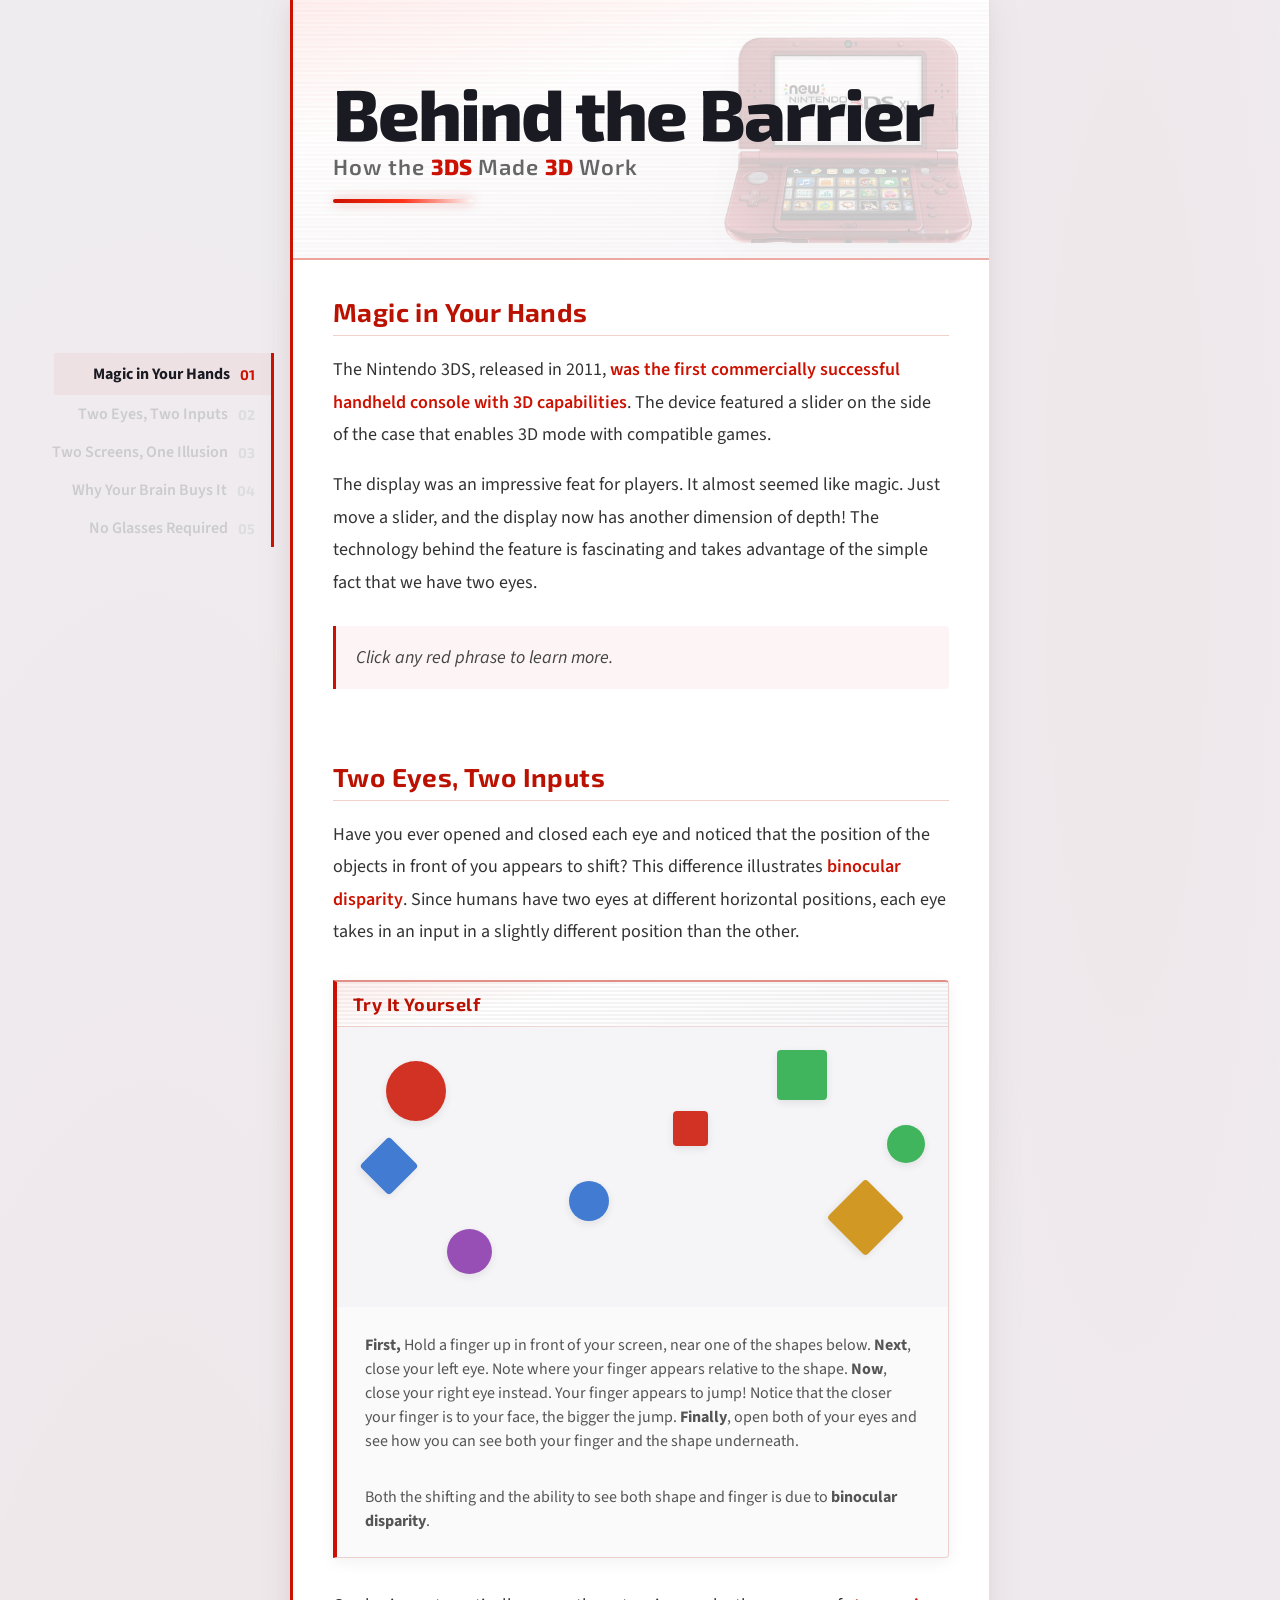
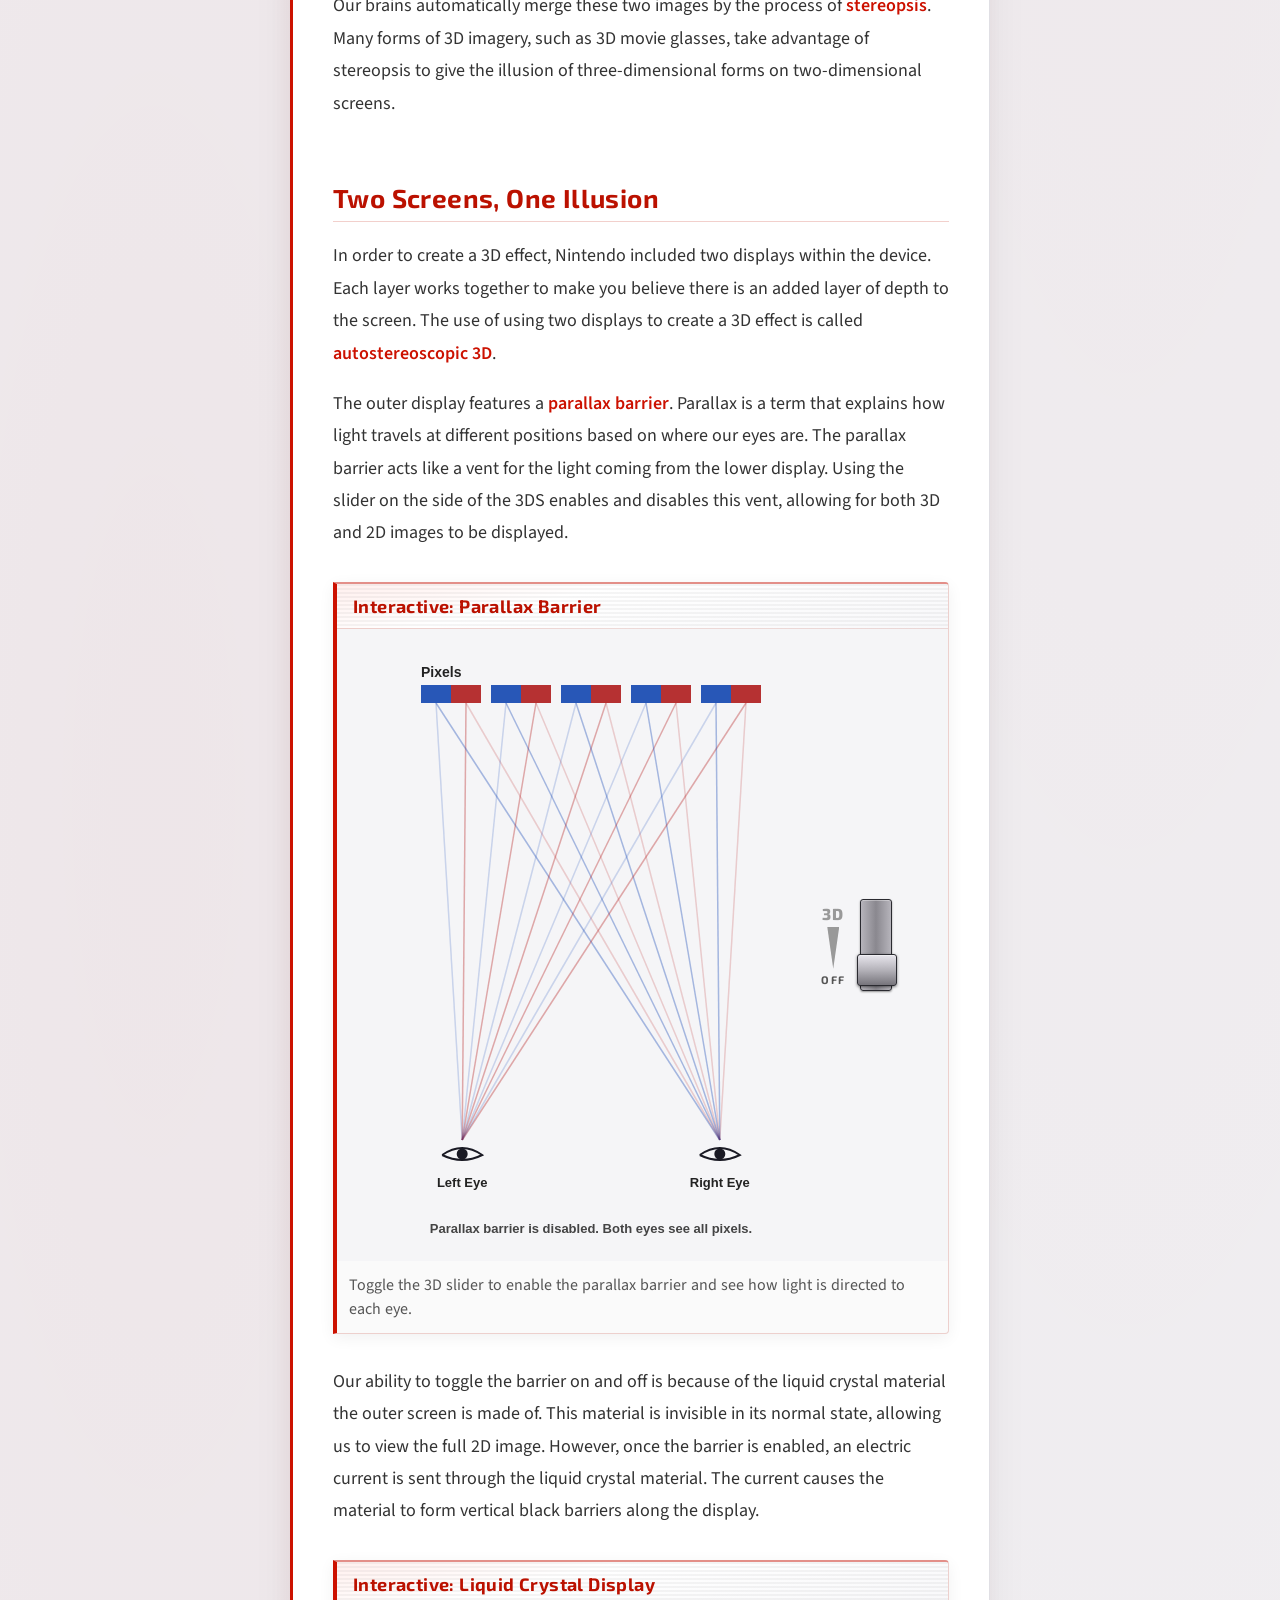
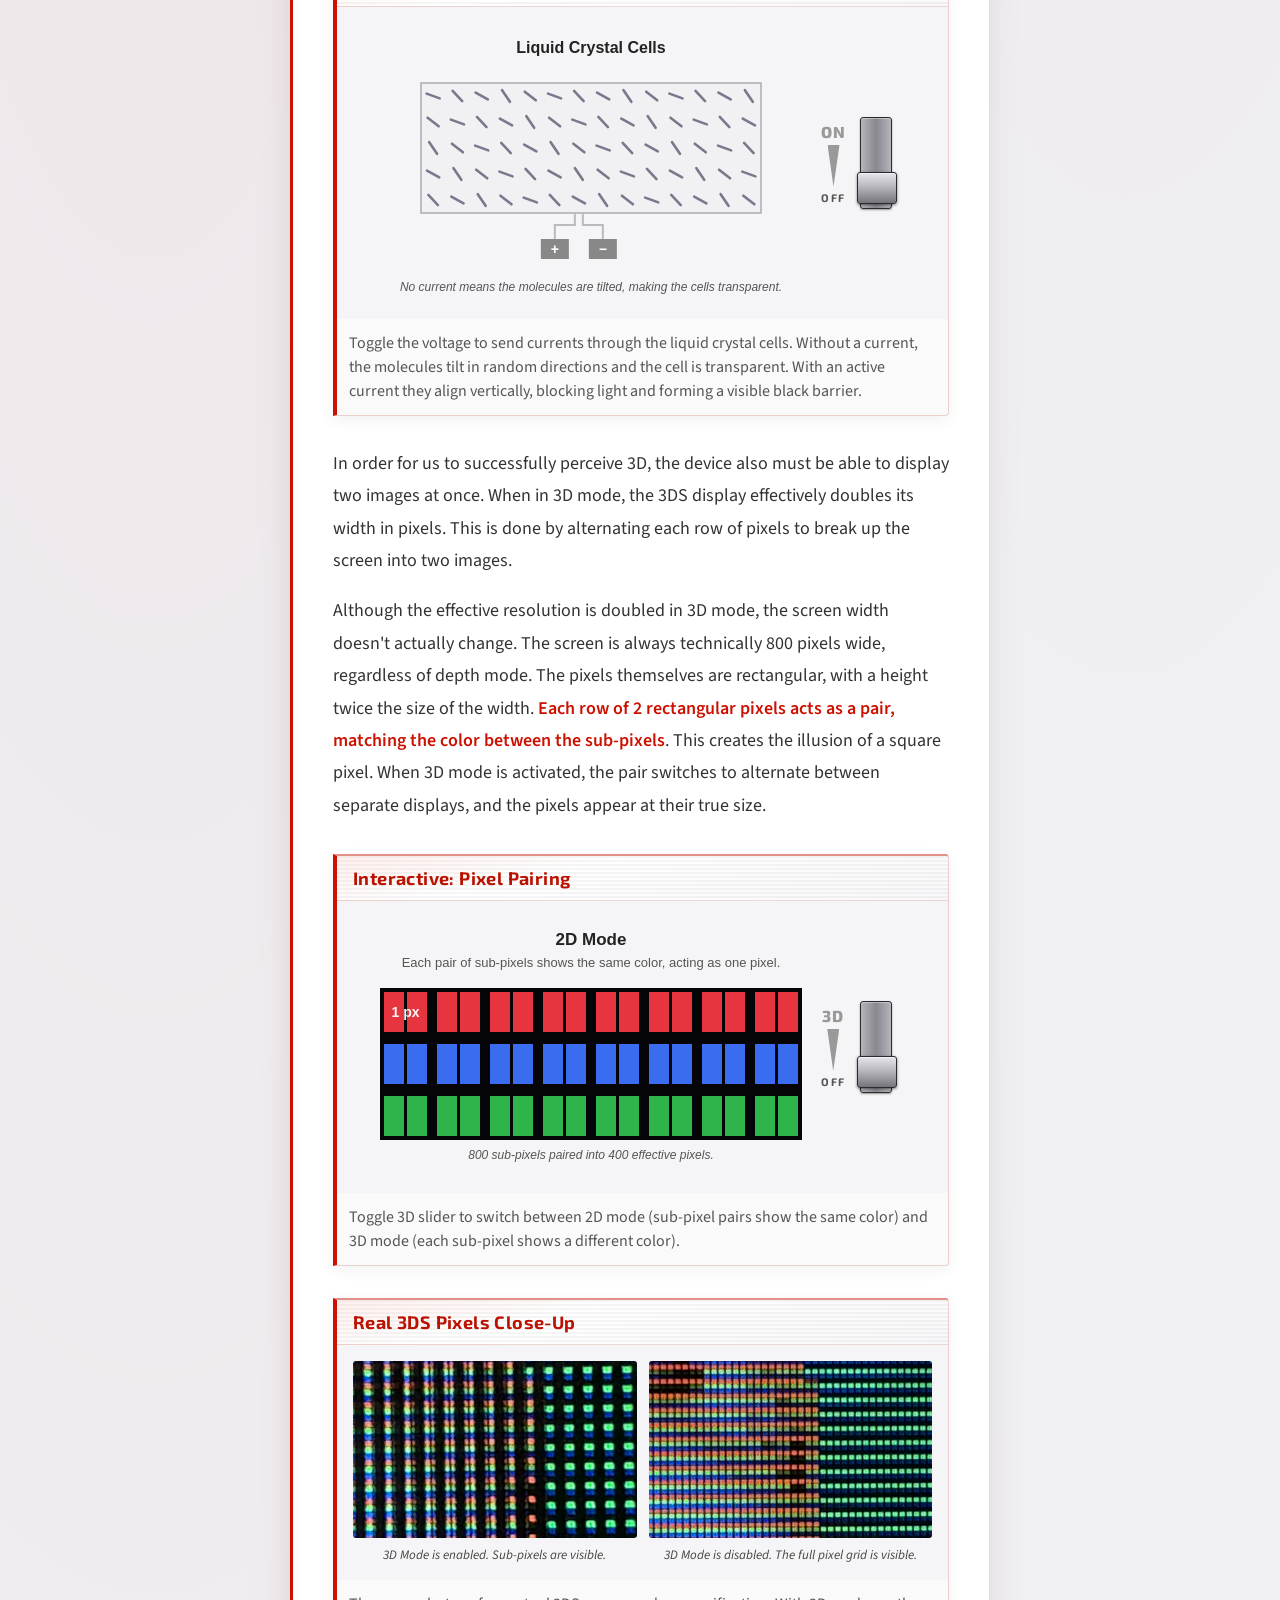
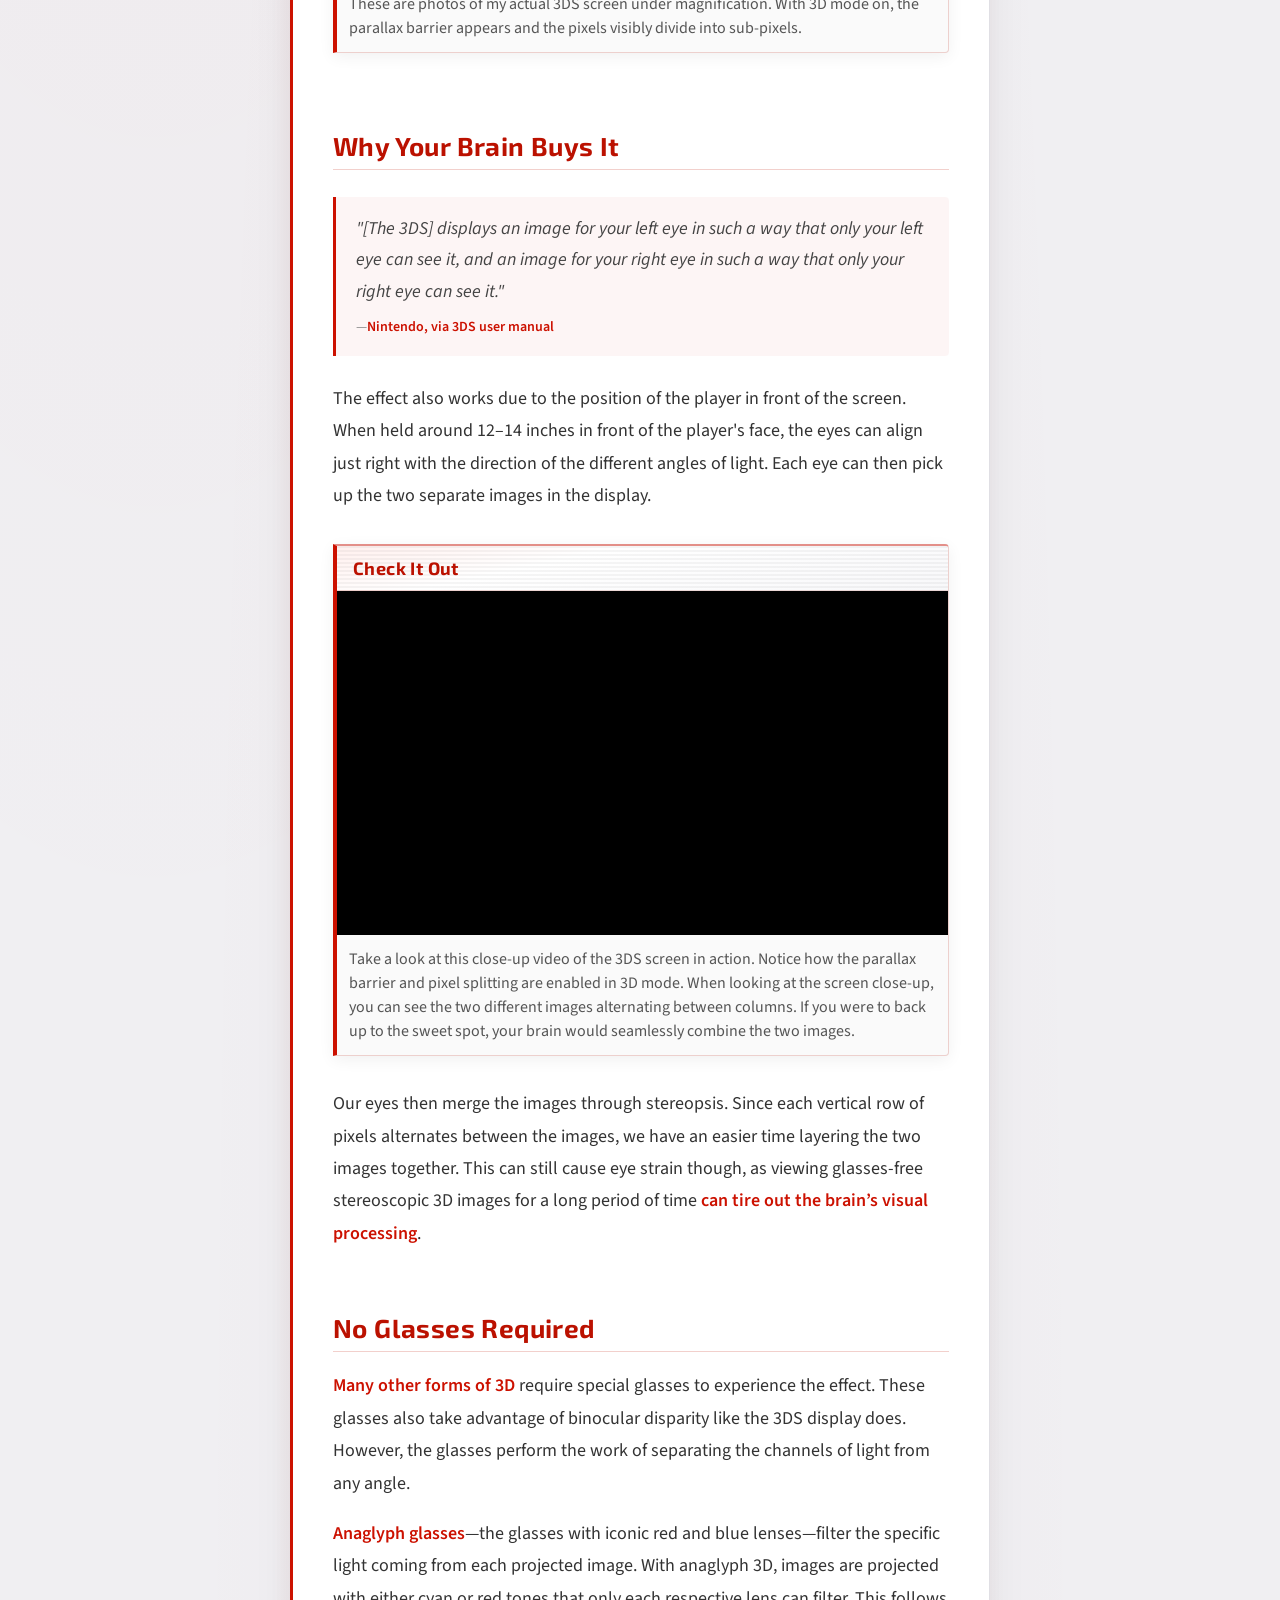
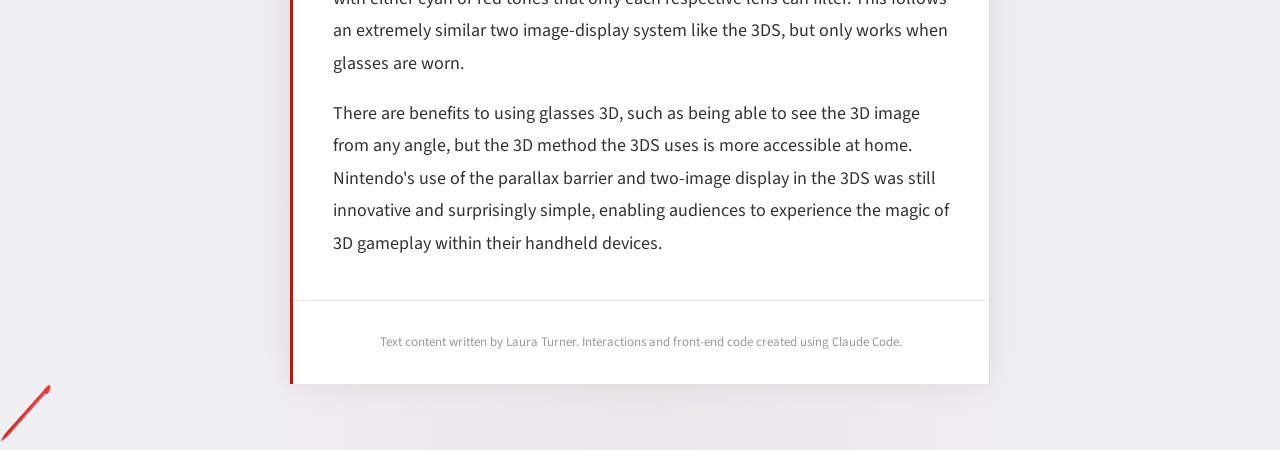
<file: index.html>
<!DOCTYPE html>
<html lang="en">
  <head>
    <meta charset="utf-8" />
    <meta name="viewport" content="width=device-width, initial-scale=1.0" />
    <title>Behind the Barrier: How the 3DS Made 3D Work</title>
    <link rel="preconnect" href="https://fonts.googleapis.com" />
    <link rel="preconnect" href="https://fonts.gstatic.com" crossorigin />
    <link
      href="https://fonts.googleapis.com/css2?family=Exo+2:wght@400;600;700;800&family=Source+Sans+3:ital,wght@0,400;0,600;1,400&display=swap"
      rel="stylesheet"
    />
    <link rel="stylesheet" href="style.css" />
  </head>
  <body>
    <!-- SIDE NAV -->
    <nav class="side-nav" id="side-nav">
      <a href="#section-1" class="nav-chip active" data-section="section-1">
        <span class="chip-num">01</span>
        <span class="chip-title">Magic in Your Hands</span>
      </a>
      <a href="#section-2" class="nav-chip" data-section="section-2">
        <span class="chip-num">02</span>
        <span class="chip-title">Two Eyes, Two Inputs</span>
      </a>
      <a href="#section-3" class="nav-chip" data-section="section-3">
        <span class="chip-num">03</span>
        <span class="chip-title">Two Screens, One Illusion</span>
      </a>
      <a href="#section-4" class="nav-chip" data-section="section-4">
        <span class="chip-num">04</span>
        <span class="chip-title">Why Your Brain Buys It</span>
      </a>
      <a href="#section-5" class="nav-chip" data-section="section-5">
        <span class="chip-num">05</span>
        <span class="chip-title">No Glasses Required</span>
      </a>
    </nav>

    <div class="content">

      <!-- HERO BANNER -->
      <header class="hero">
        <div class="hero-inner">
          <div class="hero-text">
            <h1 class="hero-title">
              <span class="title-big">Behind the Barrier</span>
              <span class="title-bottom">How the <span class="title-accent">3DS</span> Made <span class="title-accent">3D</span> Work</span>
            </h1>
            <div class="hero-stripe"></div>
          </div>
          <img class="hero-3ds" src="3ds_no_background.png" alt="Nintendo 3DS" />
        </div>
        <div class="hero-scanlines"></div>
      </header>

      <!-- SECTION 1 — Intro -->
      <section class="article-section" id="section-1">
        <h2>Magic in Your Hands</h2>

        <p>The Nintendo 3DS, released in 2011, <a href="https://www.vice.com/en/article/the-nintendo-3ds-is-the-greatest-handheld-console-of-all-time-500/" target="_blank"><span class="newWord"> was the first commercially successful handheld console with 3D capabilities</span></a>. The device featured a slider on the side of the case that enables 3D mode with compatible games.</p>

        <p>The display was an impressive feat for players. It almost seemed like magic. Just move a slider, and the display now has another dimension of depth! The technology behind the feature is fascinating and takes advantage of the simple fact that we have two eyes.</p>

        <p class="blockquote link-hint">Click any red phrase to learn more.</p>
      </section>

      <!-- SECTION 2 — Binocular Disparity -->
      <section class="article-section" id="section-2">
        <h2>Two Eyes, Two Inputs</h2>

        <p>Have you ever opened and closed each eye and noticed that the position of the objects in front of you appears to shift?
          This difference illustrates <a href="https://www.sciencedirect.com/topics/neuroscience/binocular-disparity" target="_blank"><span class="newWord">binocular disparity</span></a>.
          Since humans have two eyes at different horizontal positions, each eye takes in an input in a slightly different position than the other.</p>

        <!-- INTERACTIVE: Try It Yourself -->
        <div class="interactive-block" id="disparity-demo">
          <div class="interactive-label">Try It Yourself</div>
          <div class="disparity-field" id="disparity-field"></div>
          <div class="interactive-instructions">
            <p class="interactive-hint"><strong>First,</strong> Hold a finger up in front of your screen, near one of the shapes below. 
              <strong>Next</strong>, close your left eye. Note where your finger appears relative to the shape.
              <strong>Now</strong>, close your right eye instead. Your finger appears to jump! Notice that the closer your finger is to your face, the bigger the jump.
              <strong>Finally</strong>, open both of your eyes and see how you can see both your finger and the shape underneath.</p>
              
              <p class="interactive-hint">Both the shifting and the ability to see both shape and finger is due to <strong>binocular disparity</strong>.</p>
          </div>
        </div>

        <p>Our brains automatically merge these two images by the process of <a href="https://en.wikipedia.org/wiki/Stereopsis" target="_blank"><span class="newWord">stereopsis</span></a>.
          Many forms of 3D imagery, such as 3D movie glasses, take advantage of stereopsis to give the illusion of three-dimensional forms on two-dimensional screens.</p>
      </section>

      <!-- SECTION 3 — How It Works -->
      <section class="article-section" id="section-3">
        <h2>Two Screens, One Illusion</h2>

        <p>In order to create a 3D effect, Nintendo included two displays within the device.
          Each layer works together to make you believe there is an added layer of depth to the screen.
          The use of using two displays to create a 3D effect is called <a href="https://www.sciencedirect.com/topics/engineering/autostereoscopic-display" target="_blank"><span class="newWord">autostereoscopic 3D</span></a>.</p>

        <p>The outer display features a <a href="https://en.wikipedia.org/wiki/Parallax_barrier" target="_blank"><span class="newWord">parallax barrier</span></a>.
          Parallax is a term that explains how light travels at different positions based on where our eyes are.
          The parallax barrier acts like a vent for the light coming from the lower display.
          Using the slider on the side of the 3DS enables and disables this vent, allowing for both 3D and 2D images to be displayed.</p>

        <!-- INTERACTIVE: Parallax Barrier -->
        <div class="interactive-block" id="barrier-demo">
          <div class="interactive-label">Interactive: Parallax Barrier</div>
          <div class="barrier-viewport">
            <canvas id="barrier-canvas" width="460" height="600"></canvas>
            <div class="ds-3d-controls">
              <div class="ds-3d-indicator">
                <span class="ds-3d-label" id="barrier-3d-label">3D</span>
                <span class="ds-3d-triangle"></span>
                <span class="ds-3d-off">OFF</span>
              </div>
              <button
                type="button"
                id="barrier-toggle"
                class="ds-3d-slider"
                role="switch"
                aria-checked="false"
                aria-label="Toggle parallax barrier"
              >
                <span class="ds-3d-track"></span>
                <span class="ds-3d-thumb"></span>
              </button>
            </div>
          </div>
          <p class="interactive-hint">Toggle the 3D slider to enable the parallax barrier and see how light is directed to each eye.</p>
        </div>

        <p>Our ability to toggle the barrier on and off is because of the liquid crystal material the outer screen is made of.
          This material is invisible in its normal state, allowing us to view the full 2D image.
          However, once the barrier is enabled, an electric current is sent through the liquid crystal material.
          The current causes the material to form vertical black barriers along the display.
        </p>

        <!-- INTERACTIVE: Liquid Crystal -->
        <div class="interactive-block" id="lcd-demo">
          <div class="interactive-label">Interactive: Liquid Crystal Display</div>
          <div class="barrier-viewport">
            <canvas id="lcd-canvas" width="460" height="280"></canvas>
            <div class="ds-3d-controls">
              <div class="ds-3d-indicator">
                <span class="ds-3d-label" id="lcd-on-label">ON</span>
                <span class="ds-3d-triangle"></span>
                <span class="ds-3d-off">OFF</span>
              </div>
              <button
                type="button"
                id="lcd-toggle"
                class="ds-3d-slider"
                role="switch"
                aria-checked="false"
                aria-label="Toggle voltage"
              >
                <span class="ds-3d-track"></span>
                <span class="ds-3d-thumb"></span>
              </button>
            </div>
          </div>
          <p class="interactive-hint">Toggle the voltage to send currents through the liquid crystal cells. Without a current, the molecules tilt in random directions and the cell is transparent. With an active current they align vertically, blocking light and forming a visible black barrier.</p>
        </div>

        <p>In order for us to successfully perceive 3D, the device also must be able to display two images at once.
          When in 3D mode, the 3DS display effectively doubles its width in pixels. This is done by alternating each row of pixels to break up the screen into two images.</p>

        <p>Although the effective resolution is doubled in 3D mode, the screen width doesn't actually change.
          The screen is always technically 800 pixels wide, regardless of depth mode.
          The pixels themselves are rectangular, with a height twice the size of the width.
          <a href="https://gbatemp.net/threads/guide-why-pixels-look-different-between-2d-and-3d-modes.482683/" target="_blank">Each row of 2 rectangular pixels acts as a pair, matching the color between the sub-pixels</a>.
          This creates the illusion of a square pixel.
          When 3D mode is activated, the pair switches to alternate between separate displays, and the pixels appear at their true size.</p>

        <!-- INTERACTIVE: Pixel Pairing -->
        <div class="interactive-block" id="pixel-demo">
          <div class="interactive-label">Interactive: Pixel Pairing</div>
          <div class="barrier-viewport">
            <canvas id="pixel-canvas" width="460" height="260"></canvas>
            <div class="ds-3d-controls">
              <div class="ds-3d-indicator">
                <span class="ds-3d-label" id="pixel-3d-label">3D</span>
                <span class="ds-3d-triangle"></span>
                <span class="ds-3d-off">OFF</span>
              </div>
              <button
                type="button"
                id="pixel-toggle"
                class="ds-3d-slider"
                role="switch"
                aria-checked="false"
                aria-label="Toggle 3D pixel mode"
              >
                <span class="ds-3d-track"></span>
                <span class="ds-3d-thumb"></span>
              </button>
            </div>
          </div>
          <p class="interactive-hint">Toggle 3D slider to switch between 2D mode (sub-pixel pairs show the same color) and 3D mode (each sub-pixel shows a different color).</p>
        </div>

        <!-- STATIC: Real 3DS pixel close-ups -->
        <div class="interactive-block" id="pixel-photos">
          <div class="interactive-label">Real 3DS Pixels Close-Up</div>
          <div class="pixel-photo-pair">
            <figure class="pixel-photo">
              <img src="3ds_pixels_3d_on.png" alt="3DS screen close-up with 3D mode on — vertical black barrier stripes visible across the sub-pixels" />
              <figcaption>3D Mode is enabled. Sub-pixels are visible.</figcaption>
            </figure>
            <figure class="pixel-photo">
              <img src="3ds_pixels_3d_off.png" alt="3DS screen close-up with 3D mode off — full RGB sub-pixel grid visible" />
              <figcaption>3D Mode is disabled. The full pixel grid is visible.</figcaption>
            </figure>
          </div>
          <p class="interactive-hint">These are photos of my actual 3DS screen under magnification. With 3D mode on, the parallax barrier appears and the pixels visibly divide into sub-pixels.</p>
        </div>
      </section>

      <!-- SECTION 4 — Why It Works -->
      <section class="article-section" id="section-4">
        <h2>Why Your Brain Buys It</h2>

        <p class="blockquote">"[The 3DS] displays an image for your left eye in such a way that only your left eye can see it,
          and an image for your right eye in such a way that only your right eye can see it." <span class="cite">&mdash;<a href="https://csassets.nintendo.com/noaext/image/private/t_KA_PDF/CTR_ops_eng?_a=DATAg1AAZAA0" target="_blank">Nintendo, via 3DS user manual</a></span></p>

        <p>The effect also works due to the position of the player in front of the screen.
          When held around 12&ndash;14 inches in front of the player's face,
          the eyes can align just right with the direction of the different angles of light.
          Each eye can then pick up the two separate images in the display.</p>

        <!-- INTERACTIVE: Check It Out (video) -->
        <div class="interactive-block" id="video-demo">
          <div class="interactive-label">Check It Out</div>
          <div class="video-embed">
            <iframe
              src="https://www.youtube-nocookie.com/embed/Rv7iqf6GIL4?rel=0"
              title="YouTube video"
              allow="accelerometer; autoplay; clipboard-write; encrypted-media; gyroscope; picture-in-picture"
              allowfullscreen
            ></iframe>
          </div>
          <p class="interactive-hint">Take a look at this close-up video of the 3DS screen in action.
            Notice how the parallax barrier and pixel splitting are enabled in 3D mode.
            When looking at the screen close-up, you can see the two different images alternating between columns.
            If you were to back up to the sweet spot, your brain would seamlessly combine the two images.</p>
        </div>

        <p>Our eyes then merge the images through stereopsis.
          Since each vertical row of pixels alternates between the images, we have an easier time layering the two images together.
          This can still cause eye strain though, as viewing glasses-free stereoscopic 3D images for a long period of time <a href="https://pmc.ncbi.nlm.nih.gov/articles/PMC3831129/" target="_blank">can tire out the brain’s visual processing</a>.</p>
      </section>

      <!-- SECTION 5 — Comparison -->
      <section class="article-section" id="section-5">
        <h2>No Glasses Required</h2>

        <p><a href="https://pmc.ncbi.nlm.nih.gov/articles/PMC4269274/" target="_blank">Many other forms of 3D</a> require special glasses to experience the effect.
          These glasses also take advantage of binocular disparity like the 3DS display does.
          However, the glasses perform the work of separating the channels of light from any angle.</p>

        <p><a href="https://en.wikipedia.org/wiki/Anaglyph_3D" target="_blank">Anaglyph glasses</a>&mdash;the glasses with iconic red and blue lenses&mdash;filter the specific light coming from each projected image.
          With anaglyph 3D, images are projected with either cyan or red tones that only each respective lens can filter.
          This follows an extremely similar two image-display system like the 3DS, but only works when glasses are worn.</p>

        <p>There are benefits to using glasses 3D, such as being able to see the 3D image from any angle, but the 3D method the 3DS uses is more accessible at home.
          Nintendo's use of the parallax barrier and two-image display in the 3DS was still innovative and surprisingly simple,
          enabling audiences to experience the magic of 3D gameplay within their handheld devices.</p>
      </section>

      <footer class="site-footer">
        <p>Text content written by Laura Turner. Interactions and front-end code created using Claude Code.</p>
      </footer>
    </div>

    <div id="stylusCursor">
      <img src="stylus.png" height="60px">
    </div>

    <script src="script.js"></script>
  </body>
</html>
</file>
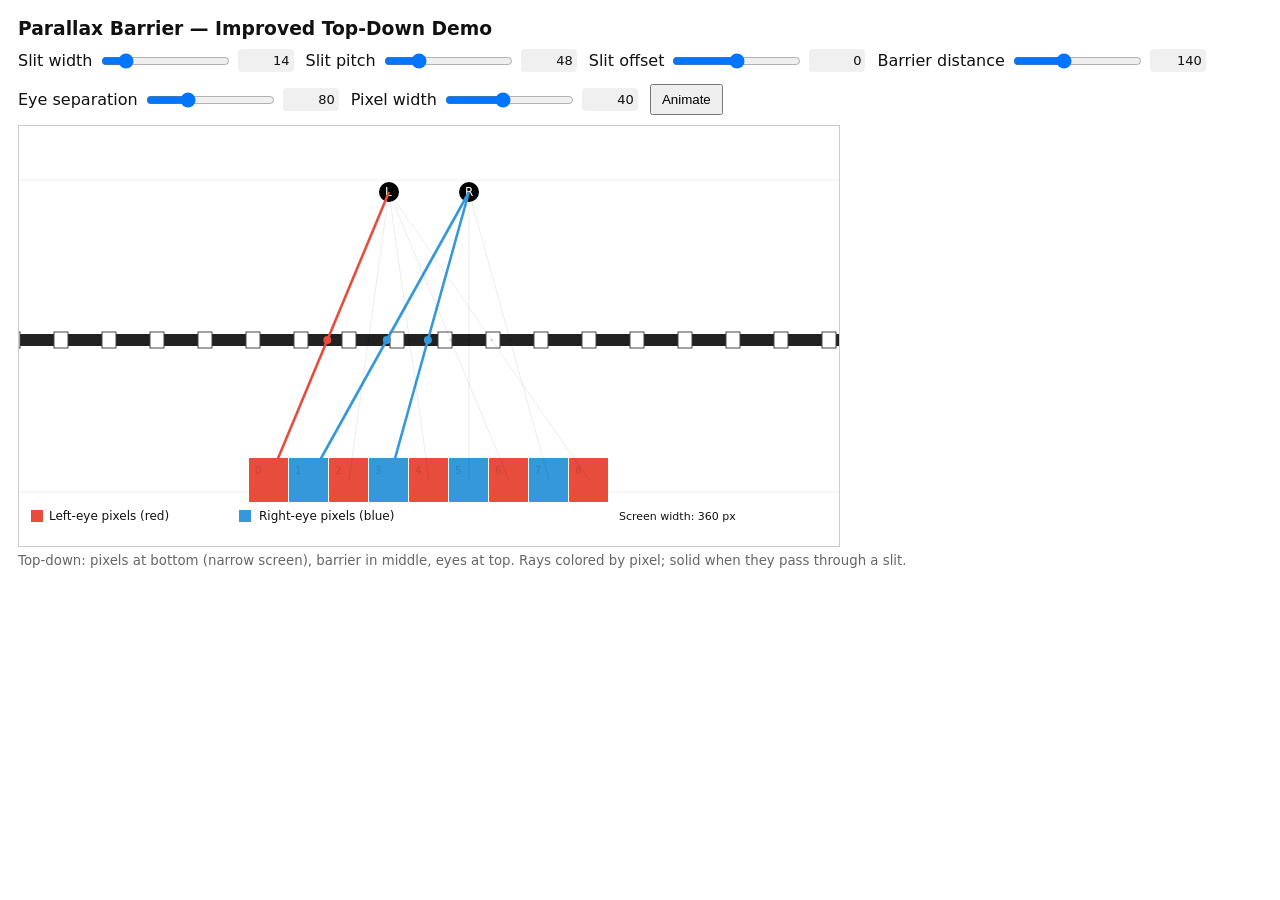
<file: Parallax_demo.html>
<!doctype html>
<html>
<head>
<meta charset="utf-8" />
<title>Parallax Barrier — Improved Top‑Down Demo</title>
<style>
  body { font-family: system-ui, Arial; margin:18px; color:#111; }
  h3 { margin:0 0 10px 0; }
  #controls { display:flex; gap:12px; flex-wrap:wrap; align-items:center; margin-bottom:10px; }
  .ctrl { display:flex; gap:6px; align-items:center; }
  .val { width:48px; text-align:right; padding:4px; background:#f0f0f0; border-radius:4px; font-size:13px; }
  canvas { background:#fff; border:1px solid #ccc; display:block; }
  button { padding:6px 10px; }
  small { color:#666; display:block; margin-top:6px; }
</style>
</head>
<body>
<h3>Parallax Barrier — Improved Top‑Down Demo</h3>

<div id="controls">
  <div class="ctrl"><label>Slit width</label><input id="slitW" type="range" min="2" max="80" value="14"><span id="slitWVal" class="val">14</span></div>
  <div class="ctrl"><label>Slit pitch</label><input id="pitch" type="range" min="12" max="160" value="48"><span id="pitchVal" class="val">48</span></div>
  <div class="ctrl"><label>Slit offset</label><input id="offset" type="range" min="-200" max="200" value="0"><span id="offsetVal" class="val">0</span></div>
  <div class="ctrl"><label>Barrier distance</label><input id="bDist" type="range" min="40" max="300" value="140"><span id="bDistVal" class="val">140</span></div>
  <div class="ctrl"><label>Eye separation</label><input id="eyes" type="range" min="20" max="220" value="80"><span id="eyesVal" class="val">80</span></div>
  <div class="ctrl"><label>Pixel width</label><input id="pixW" type="range" min="8" max="80" value="40"><span id="pixWVal" class="val">40</span></div>
  <button id="anim">Animate</button>
</div>

<canvas id="canvas" width="820" height="420"></canvas>
<small>Top‑down: pixels at bottom (narrow screen), barrier in middle, eyes at top. Rays colored by pixel; solid when they pass through a slit.</small>

<script>
const canvas = document.getElementById('canvas');
const ctx = canvas.getContext('2d');

const slitW = document.getElementById('slitW');
const pitch = document.getElementById('pitch');
const offset = document.getElementById('offset');
const bDist = document.getElementById('bDist');
const eyes = document.getElementById('eyes');
const pixW = document.getElementById('pixW');

const slitWVal = document.getElementById('slitWVal');
const pitchVal = document.getElementById('pitchVal');
const offsetVal = document.getElementById('offsetVal');
const bDistVal = document.getElementById('bDistVal');
const eyesVal = document.getElementById('eyesVal');
const pixWVal = document.getElementById('pixWVal');

const animBtn = document.getElementById('anim');
let anim = false, t = 0;

[slitW,pitch,offset,bDist,eyes,pixW].forEach(el => el.addEventListener('input', draw));
animBtn.addEventListener('click', () => { anim = !anim; animBtn.textContent = anim ? 'Stop' : 'Animate'; if(!anim) t = 0; requestAnimationFrame(loop); });

function draw(){
  // update labels
  slitWVal.textContent = slitW.value;
  pitchVal.textContent = pitch.value;
  offsetVal.textContent = offset.value;
  bDistVal.textContent = bDist.value;
  eyesVal.textContent = eyes.value;
  pixWVal.textContent = pixW.value;

  ctx.clearRect(0,0,canvas.width,canvas.height);
  const W = canvas.width, H = canvas.height;
  const margin = 48;

  // layout positions
  const pixelsY = H - margin - 18;      // pixel strip (bottom)
  const eyesY = margin + 18;            // eyes (top)
  // barrierY computed from barrier distance (distance measured from pixel strip upward)
  const barrierY = pixelsY - parseInt(bDist.value);
  // clamp barrierY between eyes and pixels
  const minBarrier = eyesY + 20;
  const maxBarrier = pixelsY - 20;
  const barrierYclamped = Math.max(minBarrier, Math.min(maxBarrier, barrierY));

  // draw guide lines
  ctx.strokeStyle = '#eee';
  ctx.beginPath(); ctx.moveTo(0, pixelsY+12); ctx.lineTo(W, pixelsY+12); ctx.stroke();
  ctx.beginPath(); ctx.moveTo(0, barrierYclamped); ctx.lineTo(W, barrierYclamped); ctx.stroke();
  ctx.beginPath(); ctx.moveTo(0, eyesY-12); ctx.lineTo(W, eyesY-12); ctx.stroke();

  // narrow screen: explicit width and centered
  const screenWidth = 360;
  const screenStartX = (W - screenWidth) / 2;
  const pixelWidth = parseInt(pixW.value);
  const pixelCount = Math.max(2, Math.floor(screenWidth / pixelWidth));
  const actualScreenWidth = pixelCount * pixelWidth;
  const startX = screenStartX + (screenWidth - actualScreenWidth)/2;

  // draw pixel columns (wider pixels)
  const pixelColors = [];
  for(let i=0;i<pixelCount;i++){
    const x = startX + i * pixelWidth;
    const color = (i % 2 === 0) ? '#e74c3c' : '#3498db';
    pixelColors.push(color);
    ctx.fillStyle = color;
    ctx.fillRect(x, pixelsY - 22, pixelWidth - 1, 44);
    ctx.fillStyle = 'rgba(0,0,0,0.12)';
    ctx.font = '10px system-ui';
    ctx.fillText(i, x + 6, pixelsY - 6);
  }

  // eyes positions (centered)
  const eyeSep = parseInt(eyes.value);
  const leftEyeX = W/2 - eyeSep/2;
  const rightEyeX = W/2 + eyeSep/2;
  ctx.fillStyle = '#000';
  ctx.beginPath(); ctx.arc(leftEyeX, eyesY, 10, 0, Math.PI*2); ctx.fill();
  ctx.beginPath(); ctx.arc(rightEyeX, eyesY, 10, 0, Math.PI*2); ctx.fill();
  ctx.fillStyle = '#fff'; ctx.font = '12px system-ui'; ctx.fillText('L', leftEyeX-4, eyesY+4); ctx.fillText('R', rightEyeX-4, eyesY+4);

  // compute periodic slit centers along X
  const slitPitch = parseInt(pitch.value);
  const slitOffset = parseInt(offset.value);
  // center reference for periodic pattern
  const centerRef = W/2 + slitOffset;
  const slitCenters = [];
  // generate centers across canvas
  for(let cx = centerRef - 2000; cx <= centerRef + 2000; cx += slitPitch){
    slitCenters.push(cx);
  }

  // draw barrier band
  const barrierBandH = 12;
  ctx.fillStyle = '#222';
  ctx.fillRect(0, barrierYclamped - barrierBandH/2, W, barrierBandH);

  // clear slits (destination-out) so they appear as openings
  const sW = parseInt(slitW.value);
  ctx.save();
  ctx.globalCompositeOperation = 'destination-out';
  for(const cx of slitCenters){
    ctx.fillStyle = 'rgba(0,0,0,1)';
    ctx.fillRect(cx - sW/2, barrierYclamped - barrierBandH/2 - 2, sW, barrierBandH + 4);
  }
  ctx.restore();

  // outline slits
  ctx.strokeStyle = '#444';
  for(const cx of slitCenters){
    ctx.strokeRect(cx - sW/2, barrierYclamped - barrierBandH/2 - 2, sW, barrierBandH + 4);
  }

  // For each pixel, compute intersection with barrier and test against periodic slits.
  // If intersection X falls within any slit opening, the ray is allowed.
  for(let i=0;i<pixelCount;i++){
    const px = startX + i * pixelWidth + pixelWidth/2;
    const py = pixelsY;
    // target eye alternation: even -> left, odd -> right
    const targetX = (i % 2 === 0) ? leftEyeX : rightEyeX;
    const targetY = eyesY;
    // compute t where y = barrierYclamped
    if (Math.abs(targetY - py) < 1e-6) continue;
    const tParam = (barrierYclamped - py) / (targetY - py);
    if (tParam <= 0 || tParam >= 1) continue;
    const ix = px + (targetX - px) * tParam;

    // check if ix falls within any periodic slit
    // compute nearest slit center by rounding
    const k = Math.round((ix - centerRef) / slitPitch);
    const nearestCenter = centerRef + k * slitPitch;
    const passes = Math.abs(ix - nearestCenter) <= sW/2 + 0.5;

    // draw ray: colored and thicker if passes, faint otherwise
    ctx.beginPath();
    ctx.moveTo(px, py);
    ctx.lineTo(ix, barrierYclamped);
    ctx.lineTo(targetX, targetY);
    ctx.strokeStyle = passes ? pixelColors[i] : 'rgba(0,0,0,0.08)';
    ctx.lineWidth = passes ? 2.6 : 1.0;
    ctx.stroke();

    // mark intersection point
    ctx.beginPath();
    ctx.arc(ix, barrierYclamped, passes ? 4 : 1.5, 0, Math.PI*2);
    ctx.fillStyle = passes ? pixelColors[i] : 'rgba(0,0,0,0.12)';
    ctx.fill();
  }

  // legend
  ctx.fillStyle = '#e74c3c'; ctx.fillRect(12, H-36, 12, 12); ctx.fillStyle='#111'; ctx.fillText('Left-eye pixels (red)', 30, H-26);
  ctx.fillStyle = '#3498db'; ctx.fillRect(220, H-36, 12, 12); ctx.fillStyle='#111'; ctx.fillText('Right-eye pixels (blue)', 240, H-26);
  ctx.fillStyle = '#111'; ctx.font = '11px system-ui'; ctx.fillText('Screen width: ' + screenWidth + ' px', W-220, H-26);
}

function loop(ts){
  if(anim){
    t += 0.03;
    // animate eye separation and slit offset to show sensitivity
    const baseSep = 80;
    eyes.value = Math.round(baseSep + Math.sin(t) * 40);
    eyesVal.textContent = eyes.value;
    // slowly sweep slit offset
    offset.value = Math.round(Math.sin(t*0.6) * 120);
    offsetVal.textContent = offset.value;
    draw();
    requestAnimationFrame(loop);
  } else {
    draw();
  }
}

// initial draw
draw();
</script>
</body>
</html>
</file>
<file: style.css>
/* ============================================================
   3DS-ERA VISUAL THEME — Light mode, Red & White, 2010s aesthetic
   ============================================================ */

@import url('https://fonts.googleapis.com/css2?family=Exo+2:wght@400;600;700;800&family=Source+Sans+3:ital,wght@0,400;0,600;1,400&display=swap');

/* ---------- RESET & BASE ---------- */

*,
*::before,
*::after {
    box-sizing: border-box;
}

body {
    margin: 0;
    padding: 0;
    background-color: #f0eff2;
    background-image:
        radial-gradient(ellipse at 12% 35%, rgba(180, 0, 0, 0.04) 0%, transparent 55%),
        radial-gradient(ellipse at 88% 8%, rgba(180, 0, 0, 0.03) 0%, transparent 40%),
        radial-gradient(ellipse at 50% 95%, rgba(120, 0, 0, 0.03) 0%, transparent 50%);
    font-family: 'Source Sans 3', 'Segoe UI', Helvetica, Arial, sans-serif;
    color: #2a2a32;
    -webkit-font-smoothing: antialiased;

    cursor: none;
}



/* ---------- SIDE NAV ---------- */

.side-nav {
    position: fixed;
    right: calc(50% + 350px + 16px);
    top: 50%;
    transform: translateY(-50%);
    z-index: 100;
    display: flex;
    flex-direction: column;
    gap: 0;
    width: 220px;
    text-align: right;
    border-right: 3px solid #cc1100;
}

.nav-chip {
    display: flex;
    align-items: center;
    justify-content: flex-end;
    gap: 10px;
    padding: 10px 16px;
    text-decoration: none;
    transition: all 0.3s ease;
    cursor: pointer;
}

.chip-num {
    font-family: 'Exo 2', sans-serif;
    font-size: 14px;
    font-weight: 700;
    color: #bbb;
    order: 2;
    transition: color 0.3s;
}

.chip-title {
    font-family: 'Source Sans 3', sans-serif;
    font-size: 16px;
    font-weight: 600;
    color: #999;
    order: 1;
    white-space: nowrap;
    transition: color 0.3s, font-size 0.3s;
}

/* Passed state — stacks up compact */
.nav-chip.passed {
    padding-top: 6px;
    padding-bottom: 6px;
}

.nav-chip.passed .chip-num {
    color: #cc1100;
}

.nav-chip.passed .chip-title {
    color: #999;
    font-size: 14px;
}

/* Active state */
.nav-chip.active {
    background-color: rgba(200, 15, 0, 0.04);
}

.nav-chip.active .chip-num {
    color: #cc1100;
}

.nav-chip.active .chip-title {
    color: #1a1a22;
    font-size: 16px;
    font-weight: 700;
}

/* Upcoming state */
.nav-chip.upcoming {
    padding-top: 8px;
    padding-bottom: 8px;
}

.nav-chip.upcoming .chip-title {
    color: #ccc;
}

.nav-chip.upcoming .chip-num {
    color: #ddd;
}

/* Hover on any chip */
.nav-chip:hover .chip-title {
    color: #cc1100;
}

/* Hide when viewport is too narrow for the sidebar */
@media (max-width: 1180px) {
    .side-nav {
        display: none;
    }
}


/* ---------- CONTENT WRAPPER ---------- */

.content {
    max-width: 700px;
    margin: 0 auto;
    border-left: 3px solid #cc1100;
    border-right: 1px solid #e0dfe4;
    background-color: #ffffff;
    box-shadow:
        0 0 40px rgba(0, 0, 0, 0.06),
        -4px 0 20px rgba(180, 0, 0, 0.04);
}


/* ---------- HERO BANNER ---------- */

.hero {
    position: relative;
    overflow: hidden;
    padding: 80px 40px 55px;
    background: linear-gradient(
        168deg,
        #fff0ee 0%,
        #ffffff 35%,
        #f8f8fa 100%
    );
    border-bottom: 2px solid rgba(200, 20, 0, 0.35);
}

.hero::before {
    content: '';
    position: absolute;
    inset: 0;
    background:
        repeating-linear-gradient(
            0deg,
            transparent,
            transparent 2px,
            rgba(0, 0, 0, 0.018) 2px,
            rgba(0, 0, 0, 0.018) 4px
        );
    pointer-events: none;
    opacity: 0.6;
}

.hero-inner {
    position: relative;
    z-index: 2;
}

.hero-3ds {
    position: absolute;
    right: -40px;
    top: 50%;
    transform: translateY(-50%);
    width: 280px;
    height: auto;
    z-index: 1;
    opacity: 0.2;
    filter: drop-shadow(0 6px 20px rgba(0, 0, 0, 0.1));
}

.hero-text {
    position: relative;
    z-index: 2;
}

@media (max-width: 680px) {
    .hero-3ds {
        position: static;
        display: block;
        width: 220px;
        margin: 16px auto 0;
    }
}

/* Tag line above title */
.hero-tag {
    font-family: 'Exo 2', sans-serif;
    font-size: 11px;
    font-weight: 700;
    letter-spacing: 3px;
    text-transform: uppercase;
    color: #cc1100;
    margin-bottom: 18px;
    padding-left: 2px;
}

/* Title — layered Nintendo-style layout */
.hero-title {
    font-family: 'Exo 2', sans-serif;
    margin: 0;
    line-height: 1;
    display: flex;
    flex-direction: column;
    gap: 0;
}

.title-big {
    font-size: clamp(42px, 8vw, 72px);
    font-weight: 800;
    line-height: 0.9;
    color: #1a1a22;
    letter-spacing: -2px;
    margin-bottom: 10px;
}

.title-bottom {
    font-size: clamp(16px, 2.8vw, 22px);
    font-weight: 600;
    letter-spacing: 1px;
    color: #666;
}

.title-accent {
    color: #cc1100;
    font-weight: 800;
    letter-spacing: 0;
}

/* Red stripe divider — like a 3DS box art bar */
.hero-stripe {
    margin-top: 22px;
    height: 4px;
    width: 140px;
    background: linear-gradient(90deg, #cc1100 0%, #ff3318 50%, transparent 100%);
    border-radius: 2px;
    box-shadow: 0 0 12px rgba(200, 15, 0, 0.35);
}

.hero-scanlines {
    position: absolute;
    inset: 0;
    background: repeating-linear-gradient(
        180deg,
        transparent 0px,
        transparent 3px,
        rgba(200, 0, 0, 0.012) 3px,
        rgba(200, 0, 0, 0.012) 6px
    );
    pointer-events: none;
    z-index: 1;
}


/* ---------- ARTICLE SECTIONS ---------- */

.article-section {
    padding: 0 40px;
}

.article-section + .article-section {
    margin-top: 8px;
    padding-top: 8px;
}

h2 {
    font-family: 'Exo 2', sans-serif;
    font-weight: 700;
    font-size: 26px;
    color: #bb1100;
    letter-spacing: 0.4px;
    margin: 1.4em 0 0.5em;
    padding-bottom: 8px;
    border-bottom: 1px solid rgba(190, 20, 0, 0.2);
}

p {
    font-size: 18px;
    line-height: 1.8;
    margin: 1em 0;
    color: #333;
}

a {
    color: #cc1100;
    text-decoration: none;
    font-weight: 600;
}

a:hover {
    color: #ee2200;
}

.term,
.newWord {
    color: #cc1100;
    font-weight: 600;
}

/* ---------- BLOCKQUOTE ---------- */

.blockquote {
    border-left: 3px solid #cc1100;
    padding: 16px 20px;
    margin: 1.5em 0;
    background-color: rgba(200, 15, 0, 0.04);
    border-radius: 0 4px 4px 0;
    font-style: italic;
    color: #444;
    line-height: 1.75;
}

.cite {
    display: block;
    margin-top: 8px;
    font-style: normal;
    font-size: 14px;
    color: #888;
}


/* ---------- INTERACTIVE BLOCKS ---------- */

.interactive-block {
    margin: 2em 0;
    background-color: #fafafa;
    border: 1px solid rgba(180, 20, 0, 0.18);
    border-top: 2px solid rgba(200, 15, 0, 0.45);
    border-left: 4px solid #cc1100;
    border-radius: 0 4px 4px 0;
    overflow: hidden;
    box-shadow:
        0 4px 16px rgba(0, 0, 0, 0.06),
        inset 0 1px 0 rgba(255, 255, 255, 0.8);
}

.video-embed {
    margin: 2em 0;
    position: relative;
    width: 100%;
    aspect-ratio: 16 / 9;
    border-radius: 4px;
    overflow: hidden;
    box-shadow: 0 4px 16px rgba(0, 0, 0, 0.1);
    background: #000;
}

.interactive-block .video-embed {
    margin: 0;
    border-radius: 0;
    box-shadow: none;
}

.pixel-photo-pair {
    display: flex;
    gap: 12px;
    padding: 16px;
    background-color: #f5f5f7;
    align-items: flex-start;
}

.pixel-photo {
    flex: 1 1 0;
    min-width: 0;
    margin: 0;
    display: flex;
    flex-direction: column;
}

.pixel-photo img {
    width: 100%;
    max-width: 100%;
    aspect-ratio: 16 / 10;
    object-fit: cover;
    display: block;
    border-radius: 3px;
    background: #000;
}

.pixel-photo figcaption {
    margin-top: 8px;
    font-family: 'Source Sans 3', sans-serif;
    font-size: 13px;
    color: #444;
    font-style: italic;
    text-align: center;
    line-height: 1.4;
}

.video-embed iframe {
    position: absolute;
    inset: 0;
    width: 100%;
    height: 100%;
    border: 0;
}

.interactive-label {
    font-family: 'Exo 2', sans-serif;
    font-size: 18px;
    font-weight: 700;
    letter-spacing: 0.4px;
    color: #bb1100;
    padding: 11px 16px;
    background:
        repeating-linear-gradient(
            0deg,
            transparent,
            transparent 2px,
            rgba(0, 0, 0, 0.04) 2px,
            rgba(0, 0, 0, 0.04) 4px
        ),
        linear-gradient(
            168deg,
            #fff0ee 0%,
            #ffffff 35%,
            #f8f8fa 100%
        );
    border-bottom: 1px solid rgba(180, 20, 0, 0.12);
}

.interactive-controls {
    display: flex;
    align-items: center;
    gap: 10px;
    padding: 12px 16px;
    border-top: 1px solid rgba(0, 0, 0, 0.05);
    background-color: rgba(0, 0, 0, 0.02);
}

.interactive-hint {
    font-size: 16px;
    color: #555;
    margin: 0;
    padding: 12px;
    line-height: 1.5;
}

#barrier-demo .interactive-hint {
    word-spacing: 1px;
    text-wrap: pretty;
}


/* ---------- BUTTONS ---------- */

.ctrl-btn {
    font-family: 'Exo 2', sans-serif;
    font-size: 13px;
    font-weight: 600;
    padding: 7px 18px;
    border: 1px solid rgba(180, 20, 0, 0.25);
    border-radius: 3px;
    background: linear-gradient(180deg, #ffffff 0%, #f4f4f6 100%);
    color: #666;
    cursor: pointer;
    transition: all 0.2s;
}

.ctrl-btn:hover {
    border-color: rgba(200, 20, 0, 0.45);
    color: #333;
    background: linear-gradient(180deg, #fff 0%, #f0eeef 100%);
}

.ctrl-btn.active {
    background: linear-gradient(180deg, #cc1100 0%, #aa0e00 100%);
    border-color: #dd2200;
    color: #fff;
    text-shadow: 0 1px 3px rgba(0, 0, 0, 0.3);
    box-shadow: 0 0 10px rgba(200, 10, 0, 0.25);
}


/* ---------- 3DS-STYLE 3D SLIDER ---------- */

.ds-3d-controls {
    display: flex;
    align-items: center;
    gap: 14px;
    padding: 0;
    background-color: transparent;
    border: none;
    flex-shrink: 0;
}

.ds-3d-indicator {
    display: flex;
    flex-direction: column;
    align-items: center;
    gap: 4px;
    user-select: none;
}

.ds-3d-label {
    font-family: 'Exo 2', sans-serif;
    font-size: 16px;
    font-weight: 800;
    color: #999;
    letter-spacing: 1px;
    transition: color 0.25s ease, text-shadow 0.25s ease;
}

.ds-3d-label.on {
    color: #1aaf2f;
    text-shadow: 0 0 8px rgba(60, 220, 80, 0.7), 0 0 3px rgba(60, 220, 80, 0.5);
}

.ds-3d-triangle {
    width: 12px;
    height: 42px;
    background: #999;
    clip-path: polygon(0 0, 100% 0, 50% 100%);
}

.ds-3d-off {
    font-family: 'Exo 2', sans-serif;
    font-size: 11px;
    font-weight: 700;
    color: #555;
    letter-spacing: 1.5px;
}

.ds-3d-slider {
    position: relative;
    width: 32px;
    height: 92px;
    background: linear-gradient(90deg, #b6b4bb 0%, #8a888f 50%, #b6b4bb 100%);
    border: 1px solid #2a2a30;
    border-radius: 3px;
    padding: 0;
    cursor: pointer;
    flex-shrink: 0;
    box-shadow: inset 0 1px 0 rgba(255, 255, 255, 0.35), 0 1px 2px rgba(0, 0, 0, 0.4);
}

.ds-3d-slider:focus-visible {
    outline: 2px solid rgba(60, 220, 80, 0.6);
    outline-offset: 2px;
}

.ds-3d-track {
    display: none;
}

.ds-3d-thumb {
    position: absolute;
    left: -4px;
    width: 40px;
    height: 32px;
    bottom: 4px;
    background: linear-gradient(180deg, #e8e6ed 0%, #b4b2b9 50%, #76747b 100%);
    border: 1px solid #2a2a30;
    border-radius: 3px;
    box-shadow: 0 1px 3px rgba(0, 0, 0, 0.5), inset 0 1px 0 rgba(255, 255, 255, 0.4);
    transition: bottom 0.32s ease;
}

.ds-3d-slider[aria-checked="true"] .ds-3d-thumb {
    bottom: 56px;
}


/* ---------- DISPARITY FIELD ---------- */

.disparity-field {
    position: relative;
    width: 100%;
    height: 280px;
    background-color: #f5f5f7;
    overflow: hidden;
}

.disparity-shape {
    position: absolute;
    opacity: 0.85;
    box-shadow: 0 3px 10px rgba(0, 0, 0, 0.1);
}

.interactive-instructions {
    padding: 14px 16px 4px;
}

.interactive-instructions .interactive-hint {
    margin: 0 0 8px;
}


/* ---------- CANVAS VIEWPORTS ---------- */

.barrier-viewport {
    display: flex;
    justify-content: flex-start;
    align-items: center;
    gap: 0;
    padding: 16px;
    padding-left: 24px;
    background-color: #f5f5f7;
}

.barrier-viewport canvas {
    display: block;
    max-width: 100%;
    height: auto;
    border-radius: 2px;
}


/* ---------- PIXEL FIGURE ---------- */

.pixel-figure-wrap {
    display: flex;
    justify-content: center;
    background-color: #f5f5f7;
    border-radius: 6px;
    padding: 8px 0;
}

.pixel-figure-wrap canvas {
    max-width: 100%;
    height: auto;
}


/* ---------- PIXEL COMPARISON ---------- */

.pixel-compare {
    display: flex;
    flex-direction: column;
}

.pixel-compare-row {
    border-bottom: 1px solid rgba(0, 0, 0, 0.05);
}

.pixel-compare-row:last-child {
    border-bottom: none;
}

.pixel-mode-label {
    font-family: 'Exo 2', sans-serif;
    font-size: 12px;
    font-weight: 700;
    color: #888;
    text-transform: uppercase;
    letter-spacing: 1px;
    padding: 10px 16px 0;
}


/* ---------- PIXEL GRID ---------- */

.pixel-viewport {
    display: flex;
    justify-content: center;
    align-items: end;
    gap: 6px;
    padding: 24px 16px;
    background-color: #f5f5f7;
    min-height: 200px;
    flex-wrap: wrap;
}

.pixel-col {
    display: flex;
    flex-direction: row;
    align-items: stretch;
    width: 30px;
    gap: 0px;
    transition: gap 0.4s ease;
    flex-wrap: wrap;
}

.pixel-col .px {
    height: 26px;
    border-radius: 1px;
    transition: background-color 0.4s ease, flex 0.4s ease;
}

/* 2D merged pair — sub-pixels flush, each takes full width */
.pixel-col.mode-2d {
    gap: 0px;
}

.pixel-col.mode-2d .px {
    flex: 1 1 100%;
}

/* 3D split pair — sub-pixels side by side with a gap */
.pixel-col.mode-3d {
    gap: 3px;
}

.pixel-col.mode-3d .px {
    flex: 1 1 0;
}

/* Sub-pixel labels */
.pixel-col-label {
    font-family: 'Exo 2', sans-serif;
    font-size: 9px;
    text-align: center;
    color: #999;
    margin-top: 4px;
    flex-basis: 100%;
    transition: color 0.3s;
}

.pixel-col.mode-3d .pixel-col-label {
    color: #cc1100;
}


/* ---------- FOOTER ---------- */

.site-footer {
    padding: 30px 40px;
    border-top: 1px solid rgba(180, 20, 0, 0.12);
    margin-top: 40px;
}

.site-footer p {
    font-size: 13px;
    color: #999;
    text-align: center;
    margin: 0;
}


/* ---------- RESPONSIVE ---------- */

@media (max-width: 860px) {
    .content {
        border-left: none;
        border-right: none;
    }

    .article-section {
        padding: 0 24px;
    }

    .hero {
        padding: 60px 24px 40px;
    }

    .site-footer {
        padding: 24px;
    }
}
</file>
